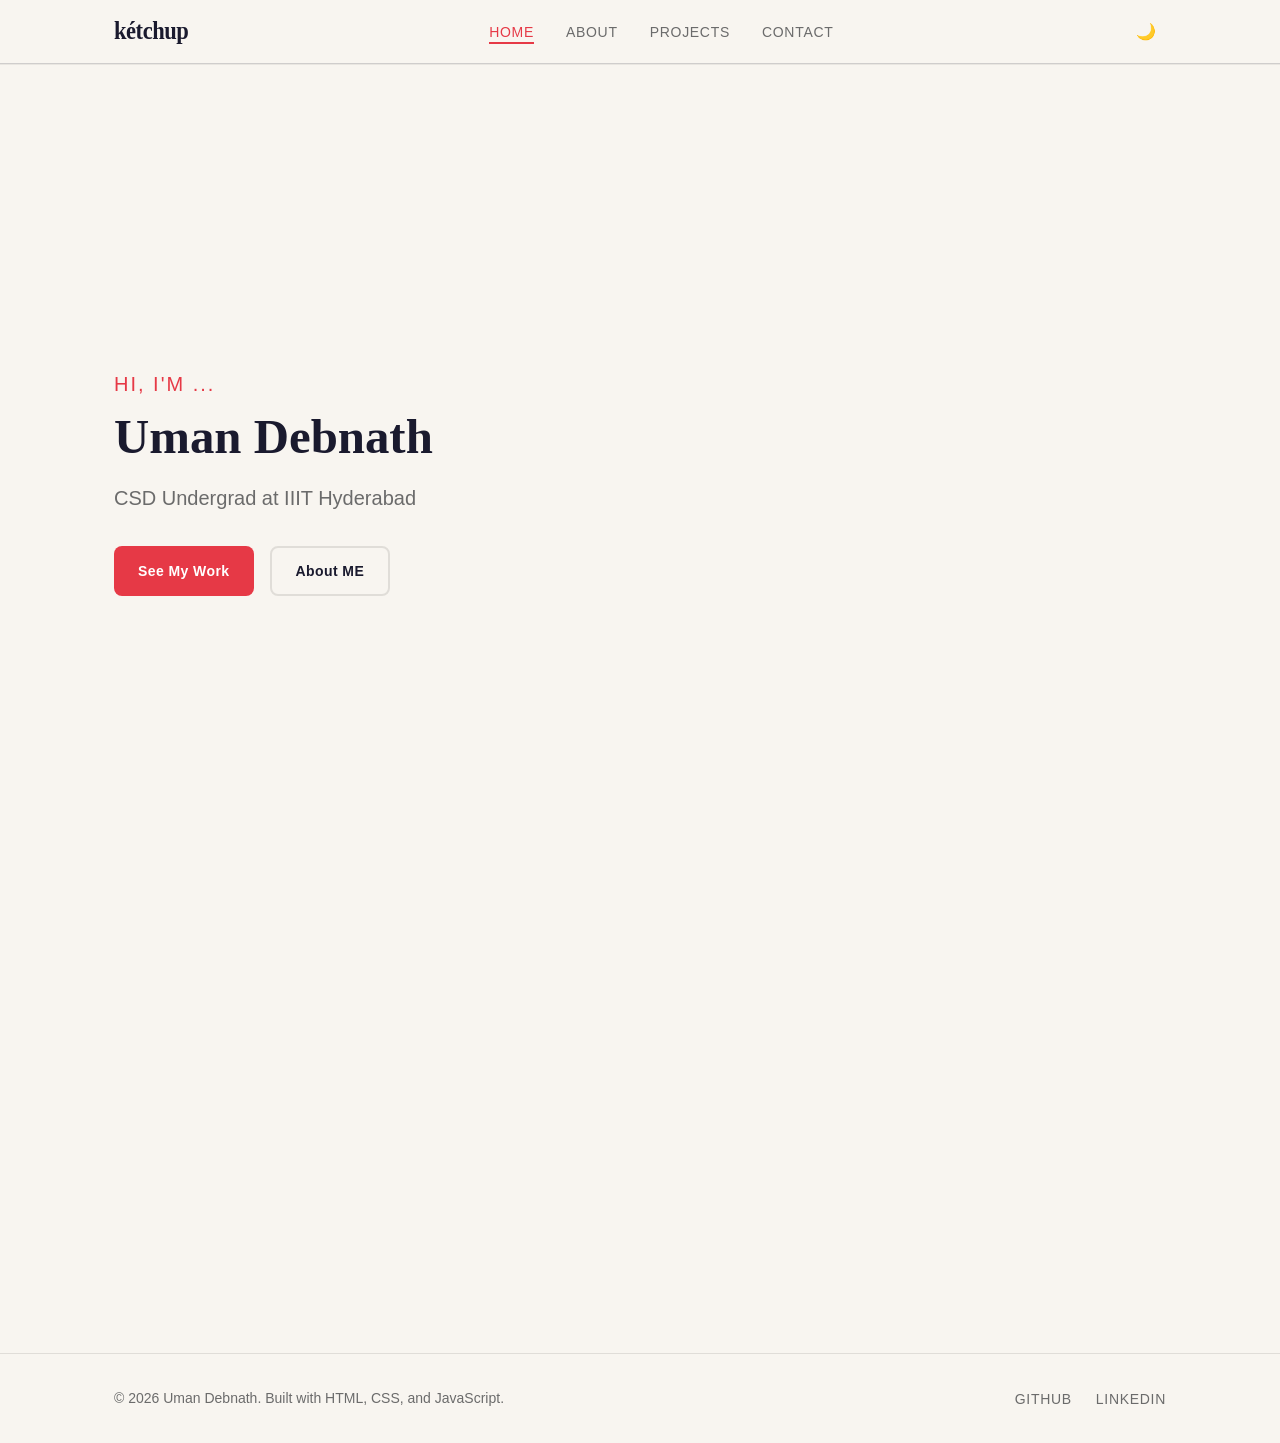
<file: index.html>
<!DOCTYPE html>

<html lang = "en">

<head>

    <meta charset = "UTF-8">

    <meta name = "viewport" content = "width=device-width, initial-scale=1.0">

    <meta http-equiv="Content-Security-Policy" content="default-src 'self'; script-src 'self'; style-src 'self' https://fonts.googleapis.com; font-src 'self' https://fonts.gstatic.com data:; img-src 'self' data:; connect-src 'self' https://fonts.googleapis.com https://fonts.gstatic.com; object-src 'none'; base-uri 'none'; form-action 'self'; require-trusted-types-for 'script';">

    <meta name = "description" content = "Portfolio Website of Uman Debnath -- CS Undergrad at IIIT Hyderabad">

    <title> Uman Debnath | Portfolio </title>

    <link rel="preconnect" href="https://fonts.googleapis.com">
    <link rel="preconnect" href="https://fonts.gstatic.com" crossorigin>
    <link href="https://fonts.googleapis.com/css2?family=Bitcount+Grid+Double:wght@400;700&family=Delius&display=swap" rel="stylesheet">
    <link rel="stylesheet" href = "css/styles.css">

</head>


<body>

    <header>

        <div class = "header__inner">

            <a href = "index.html" class = "logo" aria-label = "Uman Debnath - Home">
                kétchup
            </a>

            <nav aria-label = "Main navigation">

                <ul>

                    <li><a href = "index.html" aria-current = "page">Home</a></li>
                    <li><a href = "about.html">About</a> </li>
                    <li><a href = "projects.html">Projects</a> </li>
                    <li><a href = "contact.html">Contact</a> </li>
                </ul>
            </nav>

            <button
                id = "theme-toggle"
                aria-label = "Switch to dark theme"
                aria-pressed = "false"
            >
                🌙
            </button>


        </div>
    </header>

    <main>

        <section class = "hero" aria-labelledby = "hero-heading">

            <div class = "hero__content">

                <p class =  "hero__greeting animate-stagger-1">
                    Hi, I'm ... 
                </p>

                <h1 id = "hero-heading" class = "hero__name animate-stagger-2">

                    Uman Debnath
                </h1>

                <p class = "hero__tagline animate-stagger-3">

                    <span class = "typed-target">CSD Undergrad at IIIT Hyderabad</span>
                </p>

                <div class = "hero__cta animate-stagger-3">

                    <a href = "projects.html" class = "btn btn--primary">See My Work</a>
                    <a href = "about.html" class = "btn btn--secondary">About ME</a>
                </div>
            </div>

        </section>

        <section class = "highlights scroll-reveal" aria-labelledby = "highlights-heading">

            <h2 id = "highlights-heading">My Skills</h2>

            <div class = "highlights__grid">

                <article class="highlight-card">

                    <h3>Bash</h3>
                    <p>I can write small bash scripts to automate trivial and sometimes troublesome tasks on my pc</p>

                </article>

                <article class="highlight-card">
                    <h3>Python</h3>
                    <p>I have basic proficiency in writing python programs, willing to take that prowess forward to cp</p>
                </article>
                
                <article class="highlight-card">
                    <h3>Javascript</h3>
                    <p>Just starting out!!!</p>
                </article>
            </div>

        </section>

    </main>


    <footer>

        <div class="footer__inner">
            <p>© 2026 Uman Debnath. Built with HTML, CSS, and JavaScript.</p>
 
            <nav aria-label="Social links">

                <ul>
                    <li>
                        <a href="https://github.com/ketc8up" target="_blank" rel="noopener noreferrer">

                            GitHub
                        
                        </a>
                    </li>

                    <li>
                        <a href="https://linkedin.com/in/uman-debnath-99292a1b2/" target="_blank" rel="noopener noreferrer">
                        LinkedIn
                        </a>
                    </li>
                </ul>
            </nav>
        </div>

    </footer>

    <script src="js/main.js"></script>
    
</body>



</html>
</file>
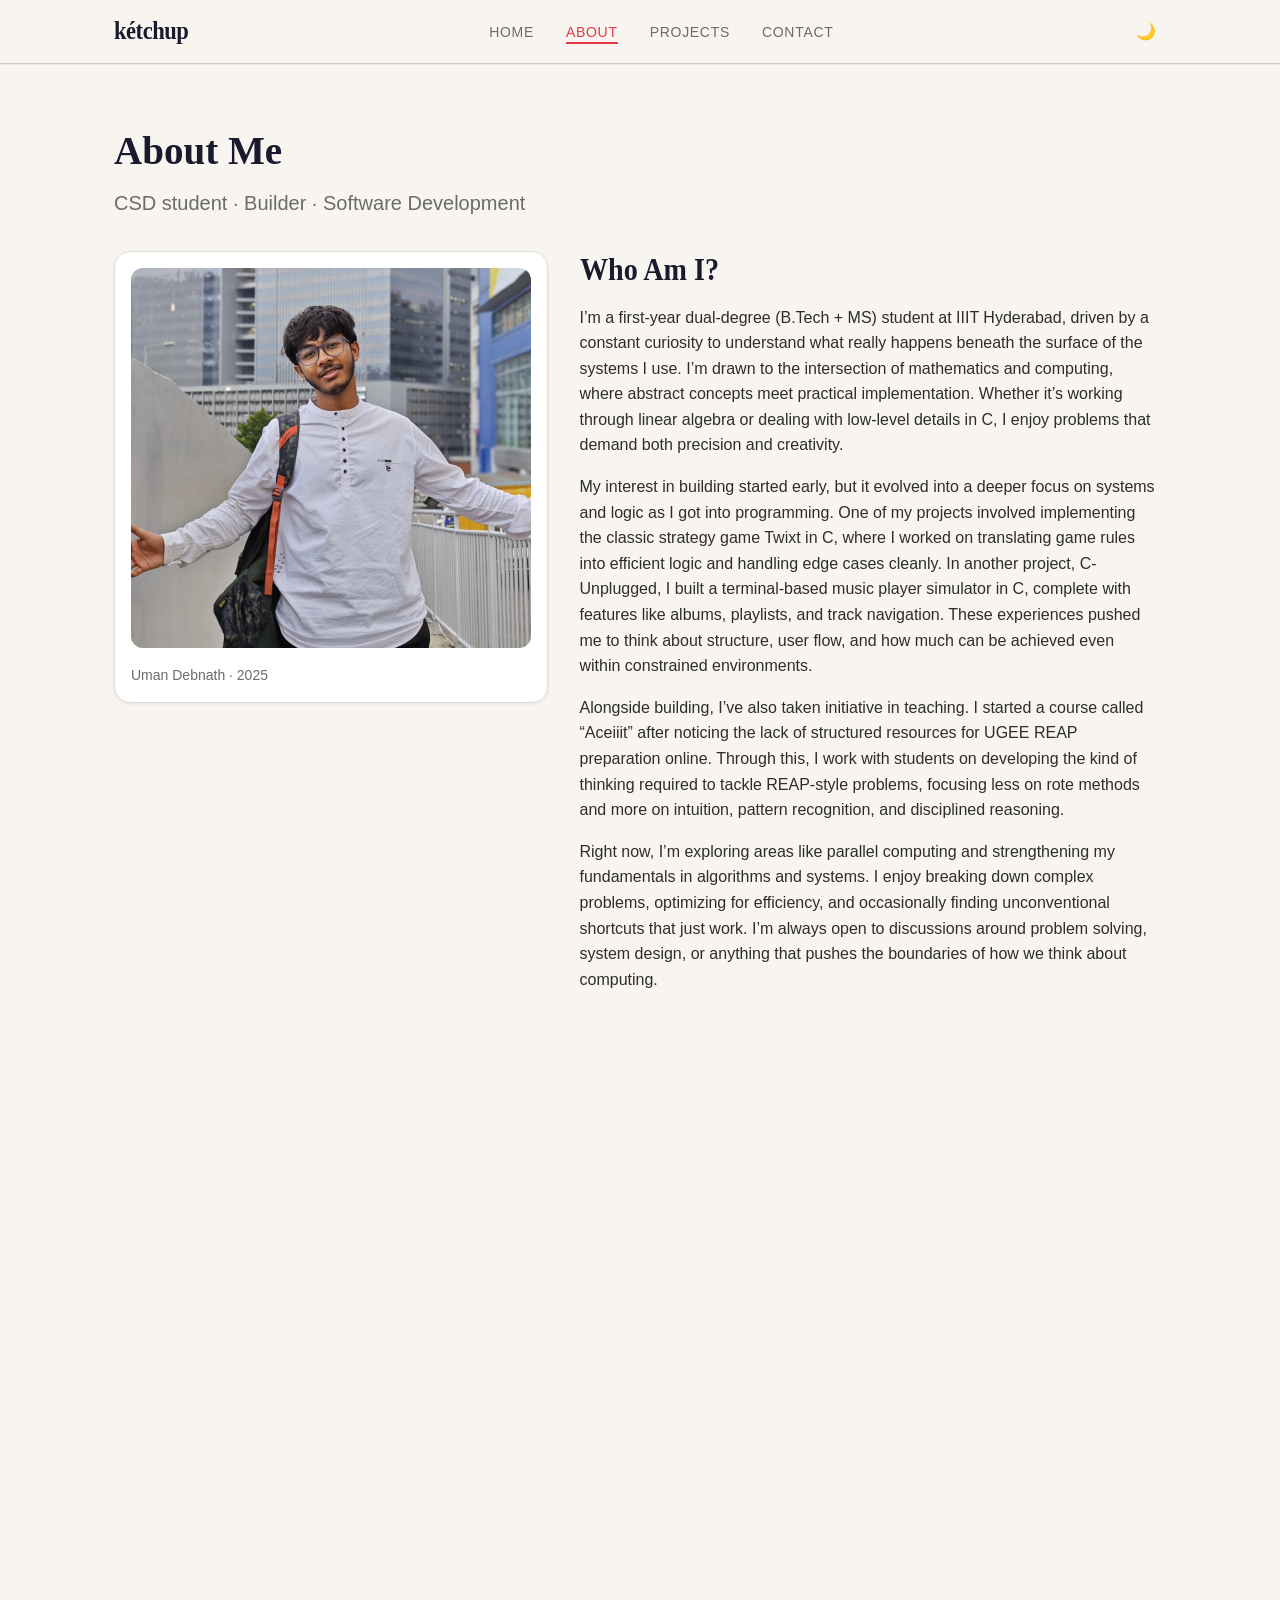
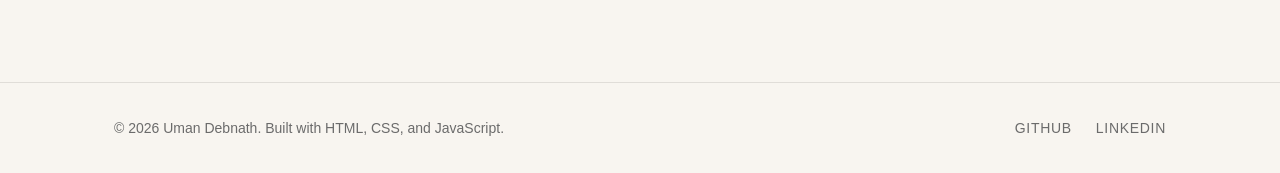
<file: about.html>
<!DOCTYPE html>
<html lang="en">
<head>
  <meta charset="UTF-8">
  <meta name="viewport" content="width=device-width, initial-scale=1.0">
  <meta http-equiv="Content-Security-Policy" content="default-src 'self'; script-src 'self'; style-src 'self' https://fonts.googleapis.com; font-src 'self' https://fonts.gstatic.com data:; img-src 'self' data:; connect-src 'self' https://fonts.googleapis.com https://fonts.gstatic.com; object-src 'none'; base-uri 'none'; form-action 'self'; require-trusted-types-for 'script';">
  <meta name="description" content="About Uman Debnath — CS student at IIIT Hyderabad, my journey, skills, and milestones.">
  <title>About — Uman Debnath</title>
  <link rel="preconnect" href="https://fonts.googleapis.com">
  <link rel="preconnect" href="https://fonts.gstatic.com" crossorigin>
  <link href="https://fonts.googleapis.com/css2?family=Bitcount+Grid+Double:wght@400;700&family=Delius&display=swap" rel="stylesheet">
  <link rel="stylesheet" href="css/styles.css">
</head>

<body>

  <header>
    <div class="header__inner">
      <a href="index.html" class="logo" aria-label="Uman Debnath — Home">
        kétchup
      </a>

      <nav aria-label="Main navigation">
        <ul>
          <li><a href="index.html">Home</a></li>
          <li><a href="about.html" aria-current="page">About</a></li>
          <li><a href="projects.html">Projects</a></li>
          <li><a href="contact.html">Contact</a></li>
        </ul>
      </nav>

      <button
        id="theme-toggle"
        aria-label="Switch to dark theme"
        aria-pressed="false"
      >
        🌙
      </button>
    </div>
  </header>

  <main>

    <section class="page-hero" aria-labelledby="about-heading">
      <div class="container">
        <h1 id="about-heading" class="animate-stagger-1">
          About Me
        </h1>

        <p class="page-hero__subtitle animate-stagger-2">
          CSD student · Builder · Software Development
        </p>
      </div>
    </section>

    <section class="about-intro scroll-reveal" aria-labelledby="statement-heading">
      <div class="container">
        <div class="about-intro__layout">

          <div class="about-intro__photo">
            <figure>
              <img
                src="images/pfp.jpg"
                alt="My photo >>"
                width="380"
                height="380"
                class="about-photo"
              >

              <figcaption>
                Uman Debnath · 2025
              </figcaption>
            </figure>
          </div>

          <div class="about-intro__text">
            <h2 id="statement-heading">Who Am I?</h2>

            <p>
              I’m a first-year dual-degree (B.Tech + MS) student at IIIT Hyderabad, driven by a constant curiosity to understand what really happens beneath the surface of the systems I use. I’m drawn to the intersection of mathematics and computing, where abstract concepts meet practical implementation. Whether it’s working through linear algebra or dealing with low-level details in C, I enjoy problems that demand both precision and creativity.
            </p>

            <p>
              My interest in building started early, but it evolved into a deeper focus on systems and logic as I got into programming. One of my projects involved implementing the classic strategy game Twixt in C, where I worked on translating game rules into efficient logic and handling edge cases cleanly. In another project, C-Unplugged, I built a terminal-based music player simulator in C, complete with features like albums, playlists, and track navigation. These experiences pushed me to think about structure, user flow, and how much can be achieved even within constrained environments.
            </p>

            <p>
              Alongside building, I’ve also taken initiative in teaching. I started a course called “Aceiiit” after noticing the lack of structured resources for UGEЕ REAP preparation online. Through this, I work with students on developing the kind of thinking required to tackle REAP-style problems, focusing less on rote methods and more on intuition, pattern recognition, and disciplined reasoning.
            </p>

            <p>
              Right now, I’m exploring areas like parallel computing and strengthening my fundamentals in algorithms and systems. I enjoy breaking down complex problems, optimizing for efficiency, and occasionally finding unconventional shortcuts that just work. I’m always open to discussions around problem solving, system design, or anything that pushes the boundaries of how we think about computing.
            </p>
          </div>

        </div>
      </div>
    </section>

    <section class="about-skills scroll-reveal" aria-labelledby="skills-heading">
      <div class="container">

        <h2 id="skills-heading" class="sr-only">What I Work With</h2>


      </div>
    </section>

    <section class="about-timeline scroll-reveal" aria-labelledby="timeline-heading">
      <div class="container">

        <h2 id="timeline-heading">Some Milestones</h2>

        <ul id="timeline" class="timeline">

          <li class="timeline__item" data-index="0">
            <button
              class="timeline__trigger"
              aria-expanded="false"
              aria-controls="timeline-panel-0"
            >
              <span class="timeline__year">2026</span>
              <span class="timeline__title">Started AceIIIT</span>
              <span class="timeline__icon" aria-hidden="true"></span>
            </button>

            <div class="timeline__panel" id="timeline-panel-0">
              <p class="timeline__detail">
                Me and my friends came up with the idea of helping students preparing for ugee very randomly,
                so we thought we would release a course where we teach them to think through the kind of problems 
                asked in ugee, especially in the reap section. 
              </p>
            </div>
          </li>

          <li class="timeline__item" data-index="1">
            <button
              class="timeline__trigger"
              aria-expanded="false"
              aria-controls="timeline-panel-1"
            >
              <span class="timeline__year">2025</span>
              <span class="timeline__title">AIR 2 in UGEE</span>
              <span class="timeline__icon" aria-hidden="true"></span>
            </button>

            <div class="timeline__panel" id="timeline-panel-1">
              <p class="timeline__detail">
                Joined IIIT Hyderabad with an All India Rank 2 in UGEE 2025!
              </p>
            </div>
          </li>

          <li class="timeline__item" data-index="2">
            <button
              class="timeline__trigger"
              aria-expanded="false"
              aria-controls="timeline-panel-2"
            >
              <span class="timeline__year">2024</span>
              <span class="timeline__title">Cleared NSEC</span>
              <span class="timeline__icon" aria-hidden="true"></span>
            </button>

            <div class="timeline__panel" id="timeline-panel-2">
              <p class="timeline__detail">
                Qualified National Standard Examination in Chemistry (NSEP) with a score of 89, placing me among the top 359 candidates who appeared for
                Indian National Chemistry Olmpiad (INChO) 2025
              </p>
            </div>
          </li>

          <li class="timeline__item" data-index="3">
            <button
              class="timeline__trigger"
              aria-expanded="false"
              aria-controls="timeline-panel-3"
            >
              <span class="timeline__year">2023</span>
              <span class="timeline__title">Passed 10th</span>
              <span class="timeline__icon" aria-hidden="true"></span>
            </button>

            <div class="timeline__panel" id="timeline-panel-3">
              <p class="timeline__detail">
                Passed class 10 with 99.2%
              </p>
            </div>
          </li>

          <li class="timeline__item" data-index="4">
            <button
              class="timeline__trigger"
              aria-expanded="false"
              aria-controls="timeline-panel-4"
            >
              <span class="timeline__year">2015</span>
              <span class="timeline__title">Joined middle school</span>
              <span class="timeline__icon" aria-hidden="true"></span>
            </button>

            <div class="timeline__panel" id="timeline-panel-4">
              <p class="timeline__detail">
                This is when I started studying at Ramakrishna Mission Vidyalaya, Vivekanagar
              </p>
            </div>
          </li>

        </ul>

      </div>
    </section>

  </main>

  <footer>
    <div class="footer__inner">
      <p>© 2026 Uman Debnath. Built with HTML, CSS, and JavaScript.</p>

      <nav aria-label="Social links">
        <ul>
          <li>
            <a href="https://github.com/ketc8up" target="_blank" rel="noopener noreferrer">
              GitHub
            </a>
          </li>
          <li>
            <a href="https://linkedin.com/in/uman-debnath-99292a1b2/" target="_blank" rel="noopener noreferrer">
              LinkedIn
            </a>
          </li>
        </ul>
      </nav>
    </div>
  </footer>

  <script src="js/main.js"></script>

  <script type="module" src="js/about.js"></script>

</body>
</html>
</file>
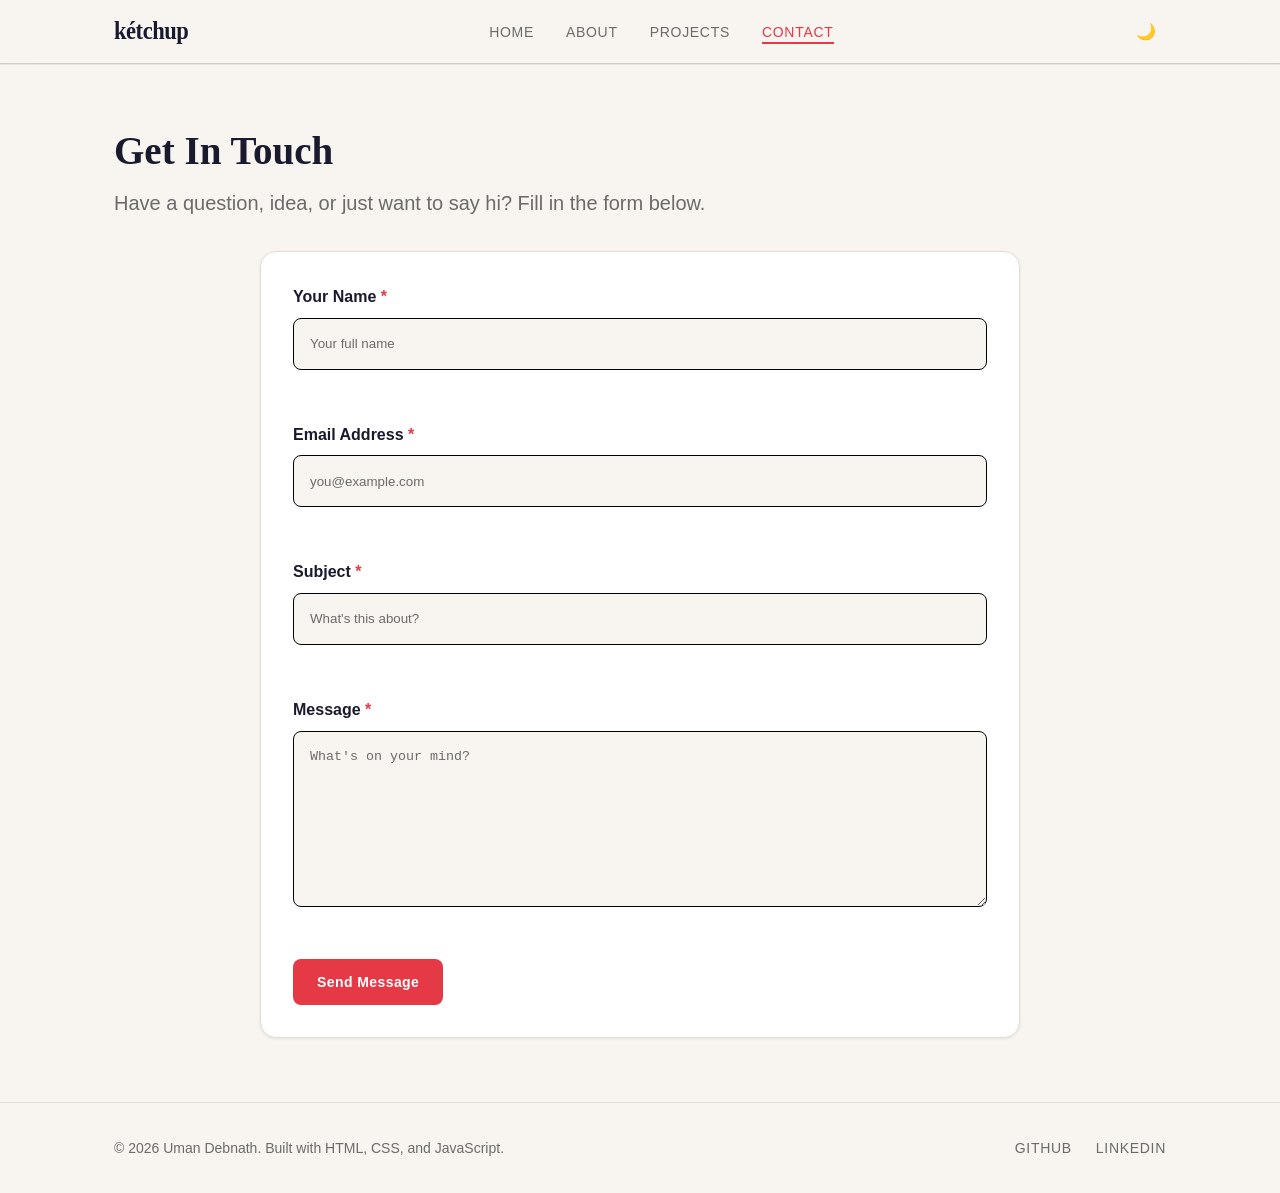
<file: contact.html>
<!DOCTYPE html>
<html lang="en">

<head>
  <meta charset="UTF-8">
  <meta name="viewport" content="width=device-width, initial-scale=1.0">
  <meta http-equiv="Content-Security-Policy" content="default-src 'self'; script-src 'self'; style-src 'self' https://fonts.googleapis.com; font-src 'self' https://fonts.gstatic.com data:; img-src 'self' data:; connect-src 'self' https://fonts.googleapis.com https://fonts.gstatic.com; object-src 'none'; base-uri 'none'; form-action 'self'; require-trusted-types-for 'script';">
  <meta name="description" content="Contact Uman — reach out for collaborations, questions, or just to say hello.">
  <title>Contact — Uman Debnath</title>
  <link rel="preconnect" href="https://fonts.googleapis.com">
  <link rel="preconnect" href="https://fonts.gstatic.com" crossorigin>
  <link href="https://fonts.googleapis.com/css2?family=Bitcount+Grid+Double:wght@400;700&family=Delius&display=swap" rel="stylesheet">
  <link rel="stylesheet" href="css/styles.css">
</head>

<body>

  <header>
    <div class="header__inner">

      <a href="index.html" class="logo" aria-label="Uman Debnath — Home">kétchup</a>

      <nav aria-label="Main navigation">
        <ul>
          <li><a href="index.html">Home</a></li>
          <li><a href="about.html">About</a></li>
          <li><a href="projects.html">Projects</a></li>
          <li><a href="contact.html" aria-current="page">Contact</a></li>
        </ul>
      </nav>

      <button id="theme-toggle" aria-label="Switch to dark theme" aria-pressed="false">
        🌙
      </button>

    </div>
  </header>

  <main>

    <section class="page-hero" aria-labelledby="contact-heading">
      <div class="container">

        <h1 id="contact-heading" class="animate-stagger-1">Get In Touch</h1>

        <p class="page-hero__subtitle animate-stagger-2">
          Have a question, idea, or just want to say hi? Fill in the form below.
        </p>

      </div>
    </section>

    <section class="contact-section scroll-reveal" aria-labelledby="contact-heading">
      <div class="container">

        <div class="contact__form-wrapper">

            <form
              id="contact-form"
              class="contact-form"
              novalidate
            >

              <div class="form__group">

                <label for="name" class="form__label">
                  Your Name
                  <span class="form__required" aria-hidden="true">*</span>
                </label>

                <input
                  type="text"
                  id="name"
                  name="name"
                  class="form__input"
                  autocomplete="name"
                  aria-required="true"
                  aria-describedby="name-error"
                  placeholder="Your full name"
                >

                <span
                  id="name-error"
                  class="form__error"
                  role="alert"
                  aria-live="polite"
                ></span>

              </div>

              <div class="form__group">

                <label for="email" class="form__label">
                  Email Address
                  <span class="form__required" aria-hidden="true">*</span>
                </label>

                <input
                  type="email"
                  id="email"
                  name="email"
                  class="form__input"
                  autocomplete="email"
                  aria-required="true"
                  aria-describedby="email-error"
                  placeholder="you@example.com"
                >

                <span id="email-error" class="form__error" role="alert" aria-live="polite"></span>

              </div>

              <div class="form__group">

                <label for="subject" class="form__label">
                  Subject
                  <span class="form__required" aria-hidden="true">*</span>
                </label>

                <input
                  type="text"
                  id="subject"
                  name="subject"
                  class="form__input"
                  aria-required="true"
                  aria-describedby="subject-error"
                  placeholder="What's this about?"
                >

                <span id="subject-error" class="form__error" role="alert" aria-live="polite"></span>

              </div>

              <div class="form__group">

                <label for="message" class="form__label">
                  Message
                  <span class="form__required" aria-hidden="true">*</span>
                </label>

                <textarea
                  id="message"
                  name="message"
                  class="form__input form__textarea"
                  rows="5"
                  aria-required="true"
                  aria-describedby="message-error"
                  placeholder="What's on your mind?"
                ></textarea>

                <span id="message-error" class="form__error" role="alert" aria-live="polite"></span>

              </div>

              <div class="form__actions">

                <button
                  type="submit"
                  id="submit-btn"
                  class="btn btn--primary"
                >
                  Send Message
                </button>

              </div>

            </form>

            <div
              id="contact-success"
              class="contact__success"
              role="status"
              aria-live="polite"
              hidden
            >

              <div class="contact__success-icon" aria-hidden="true">
                ✓
              </div>

              <h2 class="contact__success-title">Message Sent!</h2>

              <p class="contact__success-body">
                Thanks for reaching out. I'll get back to you soon.
              </p>

              <button
                id="reset-btn"
                class="btn btn--secondary"
                type="button"
              >
                Send Another Message
              </button>

            </div>

        </div>

      </div>
    </section>

  </main>

  <footer>
    <div class="footer__inner">
      <p>© 2026 Uman Debnath. Built with HTML, CSS, and JavaScript.</p>

      <nav aria-label="Social links">
        <ul>
          <li>
            <a href="https://github.com/ketc8up" target="_blank" rel="noopener noreferrer">
              GitHub
            </a>
          </li>
          <li>
            <a href="https://linkedin.com/in/uman-debnath-99292a1b2/" target="_blank" rel="noopener noreferrer">
              LinkedIn
            </a>
          </li>
        </ul>
      </nav>
    </div>
  </footer>

  <script src="js/main.js"></script>
  <script src="js/contact.js"></script>

</body>
</html>
</file>
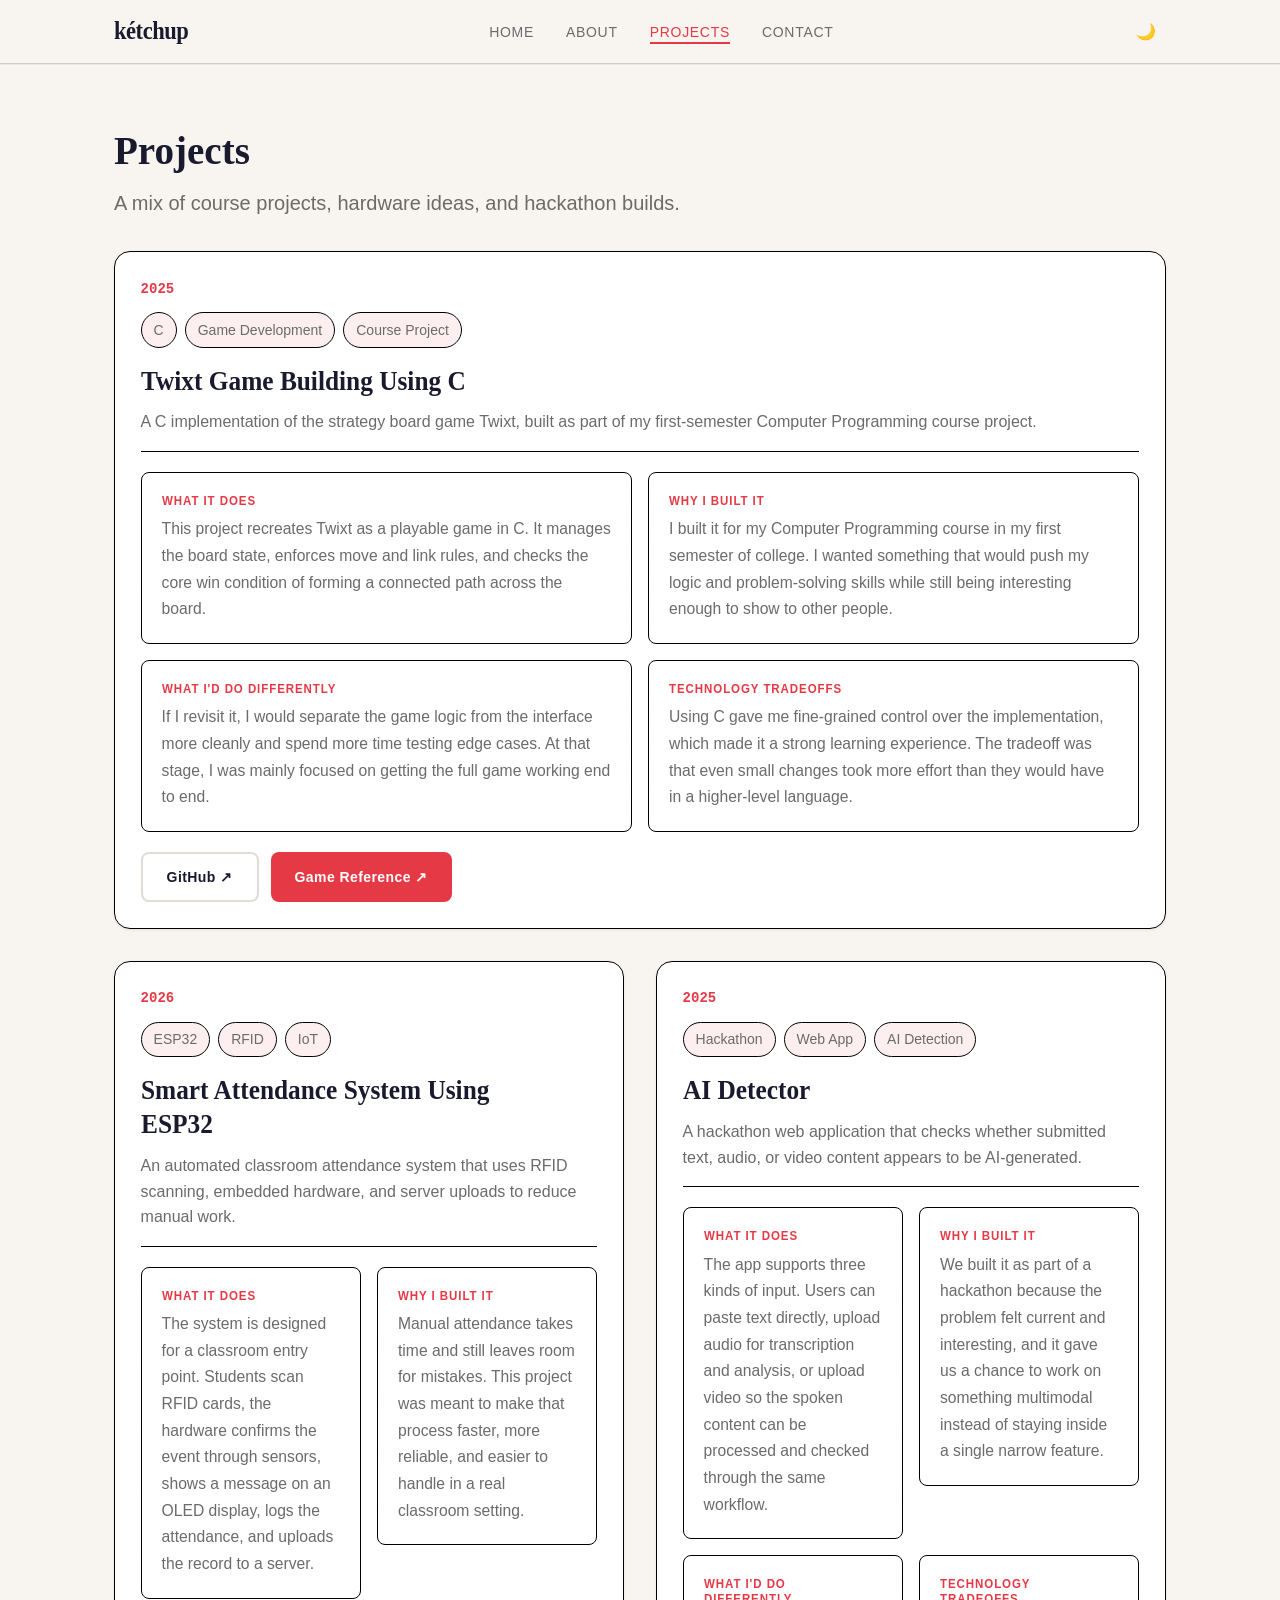
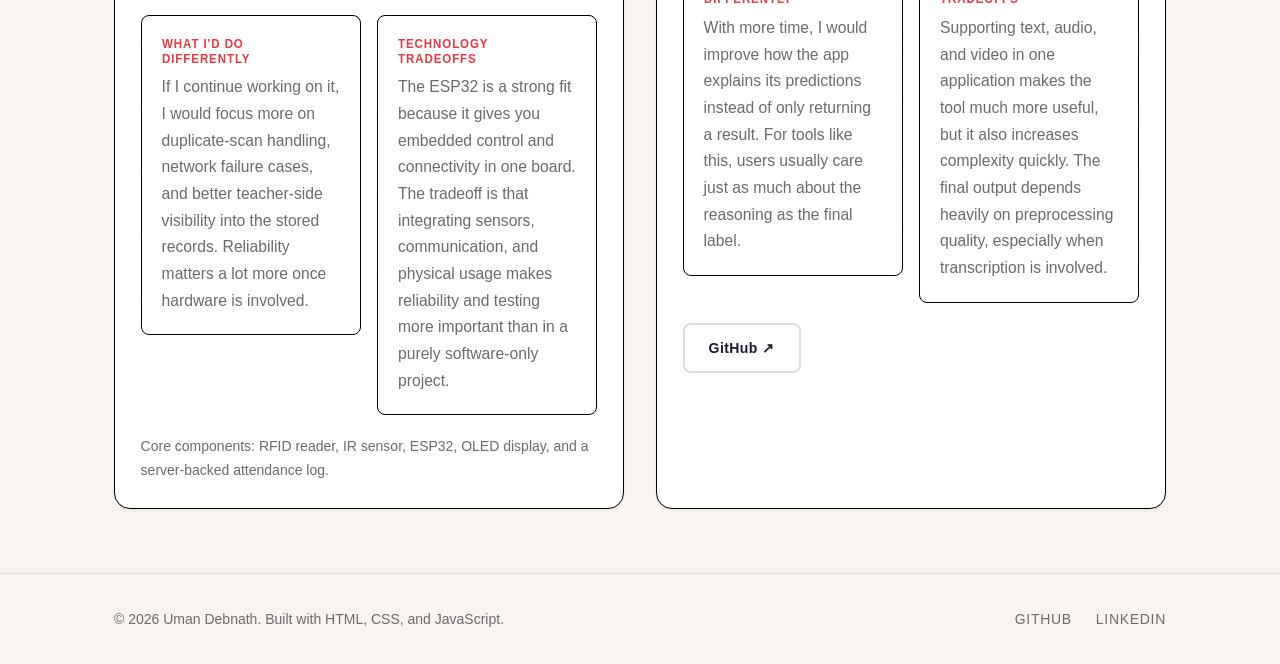
<file: projects.html>
<!DOCTYPE html>
<html lang="en">

<head>
  <meta charset="UTF-8">
  <meta name="viewport" content="width=device-width, initial-scale=1.0">
  <meta http-equiv="Content-Security-Policy" content="default-src 'self'; script-src 'self'; style-src 'self' https://fonts.googleapis.com; font-src 'self' https://fonts.gstatic.com data:; img-src 'self' data:; connect-src 'self' https://fonts.googleapis.com https://fonts.gstatic.com; object-src 'none'; base-uri 'none'; form-action 'self'; require-trusted-types-for 'script';">
  <meta name="description" content="A mix of software, embedded systems, and hackathon projects built during college.">
  <title>Projects - Uman Debnath</title>
  <link rel="preconnect" href="https://fonts.googleapis.com">
  <link rel="preconnect" href="https://fonts.gstatic.com" crossorigin>
  <link href="https://fonts.googleapis.com/css2?family=Bitcount+Grid+Double:wght@400;700&family=Delius&display=swap" rel="stylesheet">
  <link rel="stylesheet" href="css/styles.css">
</head>

<body>

  <header>
    <div class="header__inner">

      <a href="index.html" class="logo" aria-label="Uman Debnath — Home">kétchup</a>

      <nav aria-label="Main navigation">
        <ul>
          <li><a href="index.html">Home</a></li>
          <li><a href="about.html">About</a></li>
          <li><a href="projects.html" aria-current="page">Projects</a></li>
          <li><a href="contact.html">Contact</a></li>
        </ul>
      </nav>

      <button id="theme-toggle" aria-label="Switch to dark theme" aria-pressed="false">
        🌙
      </button>

    </div>
  </header>

  <main>

    <section class="page-hero" aria-labelledby="projects-heading">
      <div class="container">

        <h1 id="projects-heading" class="animate-stagger-1">
          Projects
        </h1>

        <p class="page-hero__subtitle animate-stagger-2">
          A mix of course projects, hardware ideas, and hackathon builds.
        </p>

      </div>
    </section>

    <section class="projects-section scroll-reveal" aria-labelledby="projects-list-heading">
      <div class="container">

        <h2 id="projects-list-heading" class="sr-only">Project List</h2>

        <div class="projects__grid">

          <article class="project-card project-card--featured">

            <header class="project-card__header">

              <div class="project-card__meta">
                <span class="project-card__year">2025</span>
                <div class="project-card__tags">
                  <span class="tag">C</span>
                  <span class="tag">Game Development</span>
                  <span class="tag">Course Project</span>
                </div>
              </div>

              <h3 class="project-card__title">Twixt Game Building Using C</h3>
              <p class="project-card__subtitle">A C implementation of the strategy board game Twixt, built as part of my first-semester Computer Programming course project.</p>

            </header>

            <div class="project-card__body">

              <section class="project-card__section">
                <h4>What it does</h4>
                <p>This project recreates Twixt as a playable game in C. It manages the board state, enforces move and link rules, and checks the core win condition of forming a connected path across the board.</p>
              </section>

              <section class="project-card__section">
                <h4>Why I built it</h4>
                <p>I built it for my Computer Programming course in my first semester of college. I wanted something that would push my logic and problem-solving skills while still being interesting enough to show to other people.</p>
              </section>

              <section class="project-card__section">
                <h4>What I'd do differently</h4>
                <p>If I revisit it, I would separate the game logic from the interface more cleanly and spend more time testing edge cases. At that stage, I was mainly focused on getting the full game working end to end.</p>
              </section>

              <section class="project-card__section">
                <h4>Technology tradeoffs</h4>
                <p>Using C gave me fine-grained control over the implementation, which made it a strong learning experience. The tradeoff was that even small changes took more effort than they would have in a higher-level language.</p>
              </section>

            </div>

            <footer class="project-card__footer">
              <div class="project-card__links">
                <a
                  href="https://github.com/cpro-iiit/course-project-phase-2-ketc8up"
                  class="btn btn--secondary"
                  target="_blank"
                  rel="noopener noreferrer"
                  aria-label="View Twixt Game Building Using C source code on GitHub"
                >
                  GitHub ↗
                </a>

                <a
                  href="https://twixtlive.com/Play.aspx"
                  class="btn btn--primary"
                  target="_blank"
                  rel="noopener noreferrer"
                  aria-label="View an online reference for the Twixt game"
                >
                  Game Reference ↗
                </a>
              </div>
            </footer>

          </article>

          <article class="project-card">

            <header class="project-card__header">

              <div class="project-card__meta">
                <span class="project-card__year">2026</span>
                <div class="project-card__tags">
                  <span class="tag">ESP32</span>
                  <span class="tag">RFID</span>
                  <span class="tag">IoT</span>
                </div>
              </div>

              <h3 class="project-card__title">Smart Attendance System Using ESP32</h3>
              <p class="project-card__subtitle">An automated classroom attendance system that uses RFID scanning, embedded hardware, and server uploads to reduce manual work.</p>

            </header>

            <div class="project-card__body">

              <section class="project-card__section">
                <h4>What it does</h4>
                <p>The system is designed for a classroom entry point. Students scan RFID cards, the hardware confirms the event through sensors, shows a message on an OLED display, logs the attendance, and uploads the record to a server.</p>
              </section>

              <section class="project-card__section">
                <h4>Why I built it</h4>
                <p>Manual attendance takes time and still leaves room for mistakes. This project was meant to make that process faster, more reliable, and easier to handle in a real classroom setting.</p>
              </section>

              <section class="project-card__section">
                <h4>What I'd do differently</h4>
                <p>If I continue working on it, I would focus more on duplicate-scan handling, network failure cases, and better teacher-side visibility into the stored records. Reliability matters a lot more once hardware is involved.</p>
              </section>

              <section class="project-card__section">
                <h4>Technology tradeoffs</h4>
                <p>The ESP32 is a strong fit because it gives you embedded control and connectivity in one board. The tradeoff is that integrating sensors, communication, and physical usage makes reliability and testing more important than in a purely software-only project.</p>
              </section>

            </div>

            <footer class="project-card__footer">
              <p class="project-card__status">Core components: RFID reader, IR sensor, ESP32, OLED display, and a server-backed attendance log.</p>
            </footer>

          </article>

          <article class="project-card">

            <header class="project-card__header">

              <div class="project-card__meta">
                <span class="project-card__year">2025</span>
                <div class="project-card__tags">
                  <span class="tag">Hackathon</span>
                  <span class="tag">Web App</span>
                  <span class="tag">AI Detection</span>
                </div>
              </div>

              <h3 class="project-card__title">AI Detector</h3>
              <p class="project-card__subtitle">A hackathon web application that checks whether submitted text, audio, or video content appears to be AI-generated.</p>

            </header>

            <div class="project-card__body">

              <section class="project-card__section">
                <h4>What it does</h4>
                <p>The app supports three kinds of input. Users can paste text directly, upload audio for transcription and analysis, or upload video so the spoken content can be processed and checked through the same workflow.</p>
              </section>

              <section class="project-card__section">
                <h4>Why I built it</h4>
                <p>We built it as part of a hackathon because the problem felt current and interesting, and it gave us a chance to work on something multimodal instead of staying inside a single narrow feature.</p>
              </section>

              <section class="project-card__section">
                <h4>What I'd do differently</h4>
                <p>With more time, I would improve how the app explains its predictions instead of only returning a result. For tools like this, users usually care just as much about the reasoning as the final label.</p>
              </section>

              <section class="project-card__section">
                <h4>Technology tradeoffs</h4>
                <p>Supporting text, audio, and video in one application makes the tool much more useful, but it also increases complexity quickly. The final output depends heavily on preprocessing quality, especially when transcription is involved.</p>
              </section>

            </div>

            <footer class="project-card__footer">
              <div class="project-card__links">
                <a
                  href="https://github.com/build2break-25/build2break-25-masterc-h-oders"
                  class="btn btn--secondary"
                  target="_blank"
                  rel="noopener noreferrer"
                  aria-label="View AI Detector source code on GitHub"
                >
                  GitHub ↗
                </a>
              </div>
            </footer>

          </article>

        </div>

      </div>
    </section>

  </main>

  <footer>
    <div class="footer__inner">
      <p>© 2026 Uman Debnath. Built with HTML, CSS, and JavaScript.</p>

      <nav aria-label="Social links">
        <ul>
          <li>
            <a href="https://github.com/ketc8up" target="_blank" rel="noopener noreferrer">
              GitHub
            </a>
          </li>
          <li>
            <a href="https://linkedin.com/in/uman-debnath-99292a1b2/" target="_blank" rel="noopener noreferrer">
              LinkedIn
            </a>
          </li>
        </ul>
      </nav>
    </div>
  </footer>

  <script src="js/main.js"></script>

</body>
</html>
</file>
<file: css/styles.css>
:root {
  --color-bg-light: #f8f5f0;
  --color-surface-light: #ffffff;
  --color-primary-light: #1a1a2e;
  --color-accent-light: #e63946;
  --color-text-light: #2d2d2d;
  --color-text-muted-light: #6b6b6b;
  --color-border-light: #e0ddd8;
  --color-nav-bg-light: rgba(248, 245, 240, 0.92);
  --color-header-divider-light: rgba(26, 26, 46, 0.18);

  --color-bg-dark: #0f0f1a;
  --color-surface-dark: #1a1a2e;
  --color-primary-dark: #f0ede8;
  --color-accent-dark: #ff6b6b;
  --color-text-dark: #e8e5e0;
  --color-text-muted-dark: #9e9e9e;
  --color-border-dark: #2d2d44;
  --color-nav-bg-dark: rgba(15, 15, 26, 0.92);
  --color-header-divider-dark: rgba(240, 237, 232, 0.2);

  --color-bg: var(--color-bg-light);
  --color-surface: var(--color-surface-light);
  --color-primary: var(--color-primary-light);
  --color-accent: var(--color-accent-light);
  --color-text: var(--color-text-light);
  --color-text-muted: var(--color-text-muted-light);
  --color-border: var(--color-border-light);
  --color-nav-bg: var(--color-nav-bg-light);
  --color-header-divider: var(--color-header-divider-light);
  --color-strong-border: #000000;
  --color-button-primary-text: #ffffff;
  --color-transparent: transparent;
  --color-tag-bg-light: rgba(230, 57, 70, 0.08);
  --color-tag-bg-dark: rgba(255, 107, 107, 0.12);
  --color-tag-bg: var(--color-tag-bg-light);
  --color-success-bg: rgba(230, 57, 70, 0.1);

  --size-sm: 0.875rem;
  --size-md: 1rem;
  --size-lg: 1.25rem;
  --size-xl: 1.563rem;
  --size-2xl: 1.953rem;
  --size-3xl: 2.441rem;
  --size-4xl: 3.052rem;

  --space-1: 0.25rem;
  --space-2: 0.5rem;
  --space-3: 0.75rem;
  --space-4: 1rem;
  --space-6: 1.5rem;
  --space-8: 2rem;
  --space-12: 3rem;
  --space-16: 4rem;
  --space-24: 6rem;

  --font-display: 'Bitcount Grid Double', serif;
  --font-body: 'Delius', sans-serif;
  --font-mono: 'JetBrains Mono', 'Fira Code', monospace;

  --leading-tight: 1.2;
  --leading-normal: 1.6;
  --leading-loose: 1.8;

  --radius-sm: 4px;
  --radius-md: 8px;
  --radius-lg: 16px;
  --radius-full: 9999px;

  --shadow-sm: 0 1px 3px rgba(0,0,0,0.08);
  --shadow-md: 0 4px 12px rgba(0,0,0,0.10);
  --shadow-lg: 0 8px 30px rgba(0,0,0,0.12);
  --shadow-header-divider: 0 1px 0 rgba(0, 0, 0, 0.06);
  --shadow-btn-primary-hover: 0 4px 16px rgba(230, 57, 70, 0.35);

  --background-about-photo:
    radial-gradient(circle at top, rgba(230, 57, 70, 0.12), transparent 50%),
    linear-gradient(135deg, rgba(26, 26, 46, 0.06), transparent 70%);
  --background-project-section-light:
    linear-gradient(180deg, rgba(255, 255, 255, 0.02), transparent);
  --background-project-section-dark:
    linear-gradient(180deg, rgba(255, 255, 255, 0.03), rgba(255, 255, 255, 0.01));
  --background-project-section: var(--background-project-section-light);
  --background-timeline-track:
    linear-gradient(
      to bottom,
      transparent,
      var(--color-border) 10%,
      var(--color-border) 90%,
      transparent
    );

  --transition-fast: 150ms ease;
  --transition-normal: 300ms ease;
  --transition-theme: 400ms ease;

  --max-width: 1100px;
  --header-height: 64px;
}

[data-theme="dark"] {
  --color-bg: var(--color-bg-dark);
  --color-surface: var(--color-surface-dark);
  --color-primary: var(--color-primary-dark);
  --color-accent: var(--color-accent-dark);
  --color-text: var(--color-text-dark);
  --color-text-muted: var(--color-text-muted-dark);
  --color-border: var(--color-border-dark);
  --color-nav-bg: var(--color-nav-bg-dark);
  --color-header-divider: var(--color-header-divider-dark);
  --color-tag-bg: var(--color-tag-bg-dark);
  --background-project-section: var(--background-project-section-dark);
}

.theme-transitions :is(
  body,
  header,
  footer,
  .logo,
  nav a,
  .highlight-card,
  .skill-card,
  .project-card,
  .tag,
  .contact__info,
  .contact__form-wrapper,
  .contact__success,
  .form__input,
  #resume-prompt,
  .timeline__trigger,
  .timeline__detail,
  #theme-toggle
) {
  transition:
    background-color var(--transition-theme),
    color var(--transition-theme),
    border-color var(--transition-theme),
    box-shadow var(--transition-theme);
}

*,
*::before,
*::after {
  box-sizing: border-box;
  margin: 0;
  padding: 0;
}

html {
  scroll-behavior: smooth;
}

body {
  background-color: var(--color-bg);
  color: var(--color-text);
  font-family: var(--font-body);
  font-size: var(--size-md);
  line-height: var(--leading-normal);
  min-height: 100vh;
  display: flex;
  flex-direction: column;
  overflow-x: hidden;
}

img,
video {
  max-width: 100%;
  display: block;
}

ul, ol {
  list-style: none;
}

a {
  color: inherit;
  text-decoration: none;
}

button {
  cursor: pointer;
  border: none;
  background: none;
  font: inherit;
}

h1, h2, h3, h4, h5, h6 {
  font-family: var(--font-display);
  font-weight: 700;
  line-height: var(--leading-tight);
  color: var(--color-primary);
  transform: scaleX(0.9);
  transform-origin: left center;
}

h1 { font-size: var(--size-3xl); }
h2 { font-size: var(--size-2xl); }
h3 { font-size: var(--size-xl); }
h4 { font-size: var(--size-lg); }

p {
  max-width: 65ch;
}

.container {
  width: 100%;
  max-width: var(--max-width);
  margin-inline: auto;
  padding-inline: var(--space-6);
}

main {
  flex: 1;
}

body > header {
  position: sticky;
  top: 0;
  z-index: 100;
  height: var(--header-height);
  background-color: var(--color-nav-bg);
  backdrop-filter: blur(12px);
  border-bottom: 1px solid var(--color-header-divider);
  box-shadow: var(--shadow-header-divider);
}

.header__inner {
  height: 100%;
  display: flex;
  align-items: center;
  justify-content: space-between;
  max-width: var(--max-width);
  margin-inline: auto;
  padding-inline: var(--space-6);
}

.logo {
  display: inline-block;
  font-family: var(--font-display);
  font-size: var(--size-xl);
  font-weight: 700;
  color: var(--color-primary);
  letter-spacing: -0.02em;
  transform: scaleX(0.9);
  transform-origin: left center;
}

nav ul {
  display: flex;
  gap: var(--space-8);
  align-items: center;
}

nav a {
  font-size: var(--size-sm);
  font-weight: 500;
  color: var(--color-text-muted);
  letter-spacing: 0.05em;
  text-transform: uppercase;
  position: relative;
  transition: color var(--transition-fast);
}

nav a::after {
  content: '';
  position: absolute;
  bottom: -4px;
  left: 0;
  width: 100%;
  height: 2px;
  background-color: var(--color-accent);
  transform: scaleX(0);
  transform-origin: right;
  transition: transform 300ms cubic-bezier(0.4, 0, 0.2, 1);
}

nav a:hover {
  color: var(--color-primary);
}

nav a:hover::after {
  transform: scaleX(1);
  transform-origin: left;
}

nav a[aria-current="page"] {
  color: var(--color-accent);
}

nav a[aria-current="page"]::after {
  transform: scaleX(1);
  transform-origin: left;
}

#theme-toggle {
  width: 40px;
  height: 40px;
  border-radius: var(--radius-full);
  display: flex;
  align-items: center;
  justify-content: center;
  color: var(--color-text-muted);
  transition: 
    color var(--transition-fast),
    background-color var(--transition-fast);
}

#theme-toggle:hover {
  color: var(--color-primary);
  background-color: var(--color-border);
}

#theme-toggle:focus-visible {
  outline: 2px solid var(--color-accent);
  outline-offset: 2px;
}

.hero {
  min-height: calc(100vh - var(--header-height));
  display: flex;
  align-items: center;
  padding-block: var(--space-16);
  max-width: var(--max-width);
  margin-inline: auto;
  padding-inline: var(--space-6);
}

.hero__content {
  max-width: 720px;
}

.hero__greeting {
  font-size: var(--size-lg);
  color: var(--color-accent);
  font-weight: 500;
  letter-spacing: 0.1em;
  text-transform: uppercase;
  margin-bottom: var(--space-2);
}

.hero__name {
  font-size: clamp(var(--size-3xl), 6vw, var(--size-4xl));
  margin-bottom: var(--space-4);
}

.hero__tagline {
  font-size: var(--size-lg);
  color: var(--color-text-muted);
  margin-bottom: var(--space-8);
  max-width: 50ch;
}

.hero__cta {
  display: flex;
  gap: var(--space-4);
  flex-wrap: wrap;
}

@keyframes fadeSlideUp {
  from {
    opacity: 0;
    transform: translate3d(0, 18px, 0);
  }
  to {
    opacity: 1;
    transform: translate3d(0, 0, 0);
  }
}

.animate-stagger-1,
.animate-stagger-2,
.animate-stagger-3 {
  animation-name: fadeSlideUp;
  animation-duration: 600ms;
  animation-timing-function: cubic-bezier(0.16, 1, 0.3, 1);
  animation-fill-mode: both;
  backface-visibility: hidden;
  will-change: transform, opacity;
}

.animate-stagger-1 { animation-delay: 100ms; }
.animate-stagger-2 { animation-delay: 250ms; }
.animate-stagger-3 { animation-delay: 400ms; }

.js-enabled .scroll-reveal {
  opacity: 0;
  transform: translate3d(0, 24px, 0);
  transition:
    opacity 500ms cubic-bezier(0.16, 1, 0.3, 1),
    transform 500ms cubic-bezier(0.16, 1, 0.3, 1);
  will-change: transform, opacity;
}

.js-enabled .scroll-reveal.is-visible {
  opacity: 1;
  transform: translate3d(0, 0, 0);
}

.highlights {
  padding-block: var(--space-24);
  max-width: var(--max-width);
  margin-inline: auto;
  padding-inline: var(--space-6);
}

.highlights h2 {
  margin-bottom: var(--space-12);
}

.highlights__grid {
  display: grid;
  grid-template-columns: 1fr;
  gap: var(--space-6);
}

.highlight-card {
  background-color: var(--color-surface);
  border: 1px solid var(--color-border);
  border-radius: var(--radius-lg);
  padding: var(--space-8);
  box-shadow: var(--shadow-sm);
  transition:
    transform var(--transition-normal),
    box-shadow var(--transition-normal);
}

.highlights .highlight-card {
  border-color: var(--color-strong-border);
}

.highlight-card:hover {
  transform: translateY(-4px);
  box-shadow: var(--shadow-md);
}

.highlight-card h3 {
  margin-bottom: var(--space-3);
  color: var(--color-primary);
}

.highlight-card p {
  color: var(--color-text-muted);
  font-size: var(--size-sm);
}

.page-hero {
  padding: var(--space-16) 0 var(--space-8);
}

.page-hero__subtitle {
  margin-top: var(--space-3);
  color: var(--color-text-muted);
  font-size: var(--size-lg);
  max-width: 58ch;
}

.about-intro,
.about-skills,
.about-timeline,
.projects-section,
.contact-section {
  padding-bottom: var(--space-16);
}

.about-intro__layout,
.contact__layout {
  display: grid;
  gap: var(--space-8);
  align-items: start;
}

.about-intro__photo figure,
.skill-card,
.project-card,
.contact__info,
.contact__form-wrapper,
.contact__success {
  background-color: var(--color-surface);
  border: 1px solid var(--color-border);
  border-radius: var(--radius-lg);
  box-shadow: var(--shadow-sm);
}

.about-intro__photo figure {
  padding: var(--space-4);
}

.about-photo {
  width: 100%;
  aspect-ratio: 1;
  object-fit: cover;
  border-radius: calc(var(--radius-lg) - 4px);
  background: var(--background-about-photo);
}

.about-intro__photo figcaption {
  margin-top: var(--space-4);
  color: var(--color-text-muted);
  font-size: var(--size-sm);
}

.about-intro__text,
.contact__info {
  display: grid;
  gap: var(--space-4);
}

.skills__grid {
  display: grid;
  gap: var(--space-6);
  grid-template-columns: repeat(auto-fit, minmax(min(100%, 220px), 1fr));
}

.skill-card,
.project-card,
.contact__info,
.contact__form-wrapper,
.contact__success {
  padding: var(--space-8);
}

.skill-card {
  display: grid;
  gap: var(--space-3);
}

.projects__grid {
  display: grid;
  gap: var(--space-8);
}

.project-card {
  display: flex;
  flex-direction: column;
  gap: var(--space-5, 1.25rem);
  min-width: 0;
  padding: clamp(1.25rem, 2vw, 1.75rem);
}

.project-card--featured {
  background: var(--color-surface);
}

[data-theme="dark"] .project-card--featured {
  background: var(--color-surface);
}

.project-card__header {
  display: block;
  min-width: 0;
  padding-bottom: var(--space-4);
  border-bottom: 1px solid var(--color-border);
}

.project-card__body,
.project-card__footer {
  display: grid;
  gap: var(--space-4);
  min-width: 0;
}

.project-card__meta {
  display: grid;
  gap: var(--space-3);
  justify-items: start;
  margin-bottom: var(--space-4);
}

.project-card__year {
  font-family: var(--font-mono);
  font-size: var(--size-sm);
  font-weight: 600;
  color: var(--color-accent);
}

.project-card__tags {
  display: flex;
  gap: var(--space-2);
  flex-wrap: wrap;
  max-width: 100%;
}

.tag {
  display: inline-flex;
  align-items: center;
  padding: 0.35rem 0.75rem;
  border-radius: var(--radius-full);
  border: 1px solid var(--color-border);
  background-color: var(--color-tag-bg);
  color: var(--color-text-muted);
  font-size: var(--size-sm);
  overflow-wrap: anywhere;
}

.projects-section .project-card,
.projects-section .project-card__header,
.projects-section .project-card__section,
.projects-section .tag {
  border-color: var(--color-strong-border);
}

.project-card__title,
.project-card__subtitle,
.project-card__section p,
.project-card__links a,
.contact__details a {
  overflow-wrap: anywhere;
}

.project-card__subtitle,
.project-card__section p,
.contact__details,
.contact__success-body {
  color: var(--color-text-muted);
}

.project-card__title {
  font-size: clamp(1.5rem, 2.2vw, 2rem);
  line-height: 1.2;
  letter-spacing: 0;
  margin: 0;
}

.project-card__subtitle {
  max-width: none;
  font-size: 1rem;
  line-height: 1.6;
  margin-top: var(--space-3);
  margin-bottom: 0;
}

.project-card__body {
  grid-template-columns: repeat(auto-fit, minmax(220px, 1fr));
  gap: var(--space-4);
  align-items: start;
}

.project-card__section {
  display: grid;
  gap: var(--space-2);
  align-content: start;
  min-width: 0;
  padding: var(--space-5, 1.25rem);
  border: 1px solid var(--color-border);
  border-radius: var(--radius-md);
  background: var(--background-project-section);
}

.project-card__section h4 {
  font-size: 0.8rem;
  font-family: var(--font-body);
  font-weight: 700;
  letter-spacing: 0.08em;
  text-transform: uppercase;
  color: var(--color-accent);
}

.project-card__section p {
  font-size: 0.98rem;
  line-height: 1.7;
}

.project-card__links {
  display: flex;
  gap: var(--space-3);
  flex-wrap: wrap;
}

.project-card__status {
  color: var(--color-text-muted);
  font-size: var(--size-sm);
  line-height: 1.7;
  max-width: none;
}

.contact__details {
  display: grid;
  gap: var(--space-4);
}

.contact__details li {
  display: grid;
  gap: var(--space-1);
}

.contact__details li + li {
  padding-top: var(--space-4);
  border-top: 1px solid var(--color-border);
}

.contact__details strong {
  color: var(--color-primary);
  font-size: var(--size-sm);
  letter-spacing: 0.08em;
  text-transform: uppercase;
}

.contact-form {
  display: grid;
  gap: var(--space-6);
}

.contact-section .contact__form-wrapper {
  width: min(100%, 760px);
  margin-inline: auto;
}

.contact-section .form__input {
  border-color: var(--color-strong-border);
}

.contact-section .form__input:focus-visible {
  outline: 2px solid var(--color-strong-border);
  border-color: var(--color-strong-border);
  box-shadow: none;
}

.contact-section .form__input[aria-invalid="true"] {
  border-color: var(--color-strong-border);
  box-shadow: none;
}

.form__group {
  display: grid;
  gap: var(--space-2);
}

.form__label {
  color: var(--color-primary);
  font-weight: 600;
}

.form__required,
.form__error {
  color: var(--color-accent);
}

.form__input {
  width: 100%;
  border: 1px solid var(--color-border);
  border-radius: var(--radius-md);
  padding: 0.9rem 1rem;
  background-color: var(--color-bg);
  color: var(--color-text);
  line-height: inherit;
}

.form__input::placeholder {
  color: var(--color-text-muted);
}

.form__input:focus-visible {
  outline: 2px solid var(--color-accent);
  outline-offset: 2px;
  border-color: var(--color-transparent);
}

.form__input[aria-invalid="true"] {
  border-color: var(--color-accent);
  box-shadow: 0 0 0 1px var(--color-accent);
}

.form__textarea {
  min-height: 11rem;
  resize: vertical;
}

.form__error {
  min-height: 1.25rem;
  font-size: var(--size-sm);
}

.form__actions {
  display: flex;
  justify-content: flex-start;
}

.contact__success {
  display: grid;
  gap: var(--space-4);
  align-content: start;
}

.contact__success-icon {
  width: 3rem;
  height: 3rem;
  display: grid;
  place-items: center;
  border-radius: var(--radius-full);
  background-color: var(--color-success-bg);
  color: var(--color-accent);
  font-size: 1.25rem;
}

.sr-only {
  position: absolute;
  width: 1px;
  height: 1px;
  padding: 0;
  margin: -1px;
  overflow: hidden;
  clip: rect(0, 0, 0, 0);
  white-space: nowrap;
  border: 0;
}

[hidden] {
  display: none !important;
}

body > footer {
  border-top: 1px solid var(--color-border);
  padding-block: var(--space-8);
}

.footer__inner {
  display: flex;
  justify-content: space-between;
  align-items: center;
  flex-wrap: wrap;
  gap: var(--space-4);
  max-width: var(--max-width);
  margin-inline: auto;
  padding-inline: var(--space-6);
}

body > footer p {
  font-size: var(--size-sm);
  color: var(--color-text-muted);
}

body > footer nav ul {
  display: flex;
  gap: var(--space-6);
}

body > footer nav a {
  font-size: var(--size-sm);
  color: var(--color-text-muted);
  transition: color var(--transition-fast);
}

body > footer nav a:hover {
  color: var(--color-accent);
}

.btn {
  display: inline-flex;
  align-items: center;
  gap: var(--space-2);
  padding: var(--space-3) var(--space-6);
  border-radius: var(--radius-md);
  font-size: var(--size-sm);
  font-weight: 600;
  letter-spacing: 0.03em;
  transition:
    transform var(--transition-fast),
    box-shadow var(--transition-fast),
    background-color var(--transition-fast),
    color var(--transition-fast);
}

.btn:focus-visible {
  outline: 2px solid var(--color-accent);
  outline-offset: 3px;
}

.btn--primary {
  background-color: var(--color-accent);
  color: var(--color-button-primary-text);
}

.btn--primary:hover {
  transform: translateY(-2px);
  box-shadow: var(--shadow-btn-primary-hover);
}

.btn--secondary {
  background-color: var(--color-transparent);
  color: var(--color-primary);
  border: 2px solid var(--color-border);
}

.btn--secondary:hover {
  border-color: var(--color-primary);
  transform: translateY(-2px);
}

@media (min-width: 640px) {
  .highlights__grid {
    grid-template-columns: repeat(2, 1fr);
  }
}

@media (min-width: 768px) {
  .about-intro__layout,
  .contact__layout {
    grid-template-columns: minmax(260px, 0.85fr) minmax(0, 1.15fr);
  }

  .projects__grid {
    grid-template-columns: repeat(2, minmax(0, 1fr));
  }

  .project-card--featured {
    grid-column: 1 / -1;
  }

  .project-card--featured .project-card__body {
    grid-template-columns: repeat(2, minmax(0, 1fr));
  }
}

@media (min-width: 1024px) {
  .highlights__grid {
    grid-template-columns: repeat(3, 1fr);
  }
}

@media (max-width: 767px) {
  body > header {
    height: auto;
  }

  .header__inner {
    min-height: var(--header-height);
    flex-wrap: wrap;
    justify-content: center;
    gap: var(--space-3) var(--space-6);
    padding-block: var(--space-3);
  }

  nav ul {
    flex-wrap: wrap;
    justify-content: center;
    gap: var(--space-4);
  }

  .hero {
    min-height: auto;
    padding-block: var(--space-12);
  }

  .page-hero {
    padding-top: var(--space-12);
  }

  .timeline__trigger {
    align-items: flex-start;
  }
}

@media (max-width: 639px) {
  .container,
  .header__inner,
  .hero,
  .highlights,
  .footer__inner {
    padding-inline: var(--space-4);
  }

  .project-card__links,
  .hero__cta,
  .resume-prompt__actions {
    flex-direction: column;
    align-items: stretch;
  }

  .skill-card,
  .project-card,
  .contact__info,
  .contact__form-wrapper,
  .contact__success {
    padding: var(--space-6);
  }

  .project-card__header {
    padding-bottom: var(--space-4);
  }

  .project-card__section {
    padding: var(--space-4);
  }
}

#reading-progress-bar {
  position: fixed;
  top: 0;
  left: 0;
  height: 3px;
  width: 0%;
  background-color: var(--color-accent);
  z-index: 200;
  transition: width 100ms linear;
  border-radius: 0 var(--radius-sm) var(--radius-sm) 0;
}

#resume-prompt {
  position: fixed;
  bottom: var(--space-6);
  right: var(--space-6);
  background-color: var(--color-surface);
  border: 1px solid var(--color-border);
  border-radius: var(--radius-lg);
  padding: var(--space-4) var(--space-6);
  box-shadow: var(--shadow-lg);
  z-index: 150;
  max-width: 280px;
  transform: translateY(0);
  opacity: 1;
  transition:
    transform var(--transition-normal),
    opacity   var(--transition-normal);
}

.resume-prompt--hidden {
  transform: translateY(16px);
  opacity: 0;
  pointer-events: none;
}

.resume-prompt--visible {
  transform: translateY(0);
  opacity: 1;
  pointer-events: auto;
}

#resume-prompt-text {
  font-size: var(--size-sm);
  color: var(--color-text);
  margin-bottom: var(--space-3);
  max-width: none;
}

.resume-prompt__actions {
  display: flex;
  gap: var(--space-2);
}

.btn--sm {
  padding: var(--space-2) var(--space-4);
  font-size: var(--size-sm);
}

.timeline {
  position: relative;
  list-style: none;
  max-width: 680px;
}

.timeline::before {
  content: '';
  position: absolute;
  left: 20px;
  top: 0;
  bottom: 0;
  width: 2px;
  background: var(--background-timeline-track);
}

.timeline__item {
  position: relative;
  padding-left: 56px;
  margin-bottom: var(--space-2);
}

.timeline__item::before {
  content: '';
  position: absolute;
  left: 12px;
  top: 18px;
  width: 16px;
  height: 16px;
  border-radius: var(--radius-full);
  background-color: var(--color-border);
  border: 2px solid var(--color-surface);
  transition: background-color var(--transition-normal);
  z-index: 1;
}

.timeline__item--active::before {
  background-color: var(--color-accent);
}

.timeline__trigger {
  display: flex;
  align-items: center;
  gap: var(--space-4);
  width: 100%;
  text-align: left;
  padding: var(--space-4);
  border-radius: var(--radius-md);
  background-color: var(--color-transparent);
  transition:
    background-color var(--transition-fast),
    color            var(--transition-fast);
}

.timeline__trigger:hover {
  background-color: var(--color-border);
}

.timeline__trigger:focus-visible {
  outline: 2px solid var(--color-accent);
  outline-offset: 2px;
}

.timeline__year {
  font-size: var(--size-sm);
  font-weight: 600;
  color: var(--color-accent);
  font-family: var(--font-mono);
  min-width: 44px;
}

.timeline__title {
  flex: 1;
  font-size: var(--size-md);
  font-weight: 500;
  color: var(--color-primary);
}

.timeline__icon {
  width: 20px;
  height: 20px;
  position: relative;
  flex-shrink: 0;
}

.timeline__icon::before,
.timeline__icon::after {
  content: '';
  position: absolute;
  width: 8px;
  height: 2px;
  background-color: var(--color-text-muted);
  border-radius: 1px;
  transition: transform var(--transition-normal);
  top: 50%;
}

.timeline__icon::before {
  right: 6px;
  transform: translateY(-50%) rotate(45deg);
}

.timeline__icon::after {
  right: 1px;
  transform: translateY(-50%) rotate(-45deg);
}

.timeline__item--active .timeline__icon::before {
  transform: translateY(-50%) rotate(-45deg);
}

.timeline__item--active .timeline__icon::after {
  transform: translateY(-50%) rotate(45deg);
}

.js-enabled .timeline__panel {
  max-height: 0;
  overflow: hidden;
  transition: max-height 400ms cubic-bezier(0.4, 0, 0.2, 1);
}

.js-enabled .timeline__panel--open {
  max-height: 300px;
}

.timeline__detail{
  padding: var(--space-2) var(--space-4) var(--space-6);
  color: var(--color-text-muted);
  font-size: var(--size-sm);
  line-height: var(--leading-loose);
  border-left: 2px solid var(--color-border);
  margin-left: var(--space-2);
}

/* I am trying to respect reduced-motion preferences by disabling decorative animation,
   smooth scrolling and stuff that can feel uncomfortable or annoying for motion-sensitive users. 
 */

@media (prefers-reduced-motion: reduce){


    #reading-progress-bar {
  transition: none;
}

.resume-prompt--visible,
.resume-prompt--hidden {
  transition: none;
  transform: none;
}

.timeline__panel {
  transition: none;
}

.timeline__icon::before,
.timeline__icon::after {
  transition: none;
}

.timeline__item::before {
  transition: none;
}


  .animate-stagger-1,
  .animate-stagger-2,
  .animate-stagger-3 {
    animation: none;
  }

  .scroll-reveal {
    opacity: 1;
    transform: none;
    transition: none;
  }

  html {
    scroll-behavior: auto;
  }

  *,
  *::before,
  *::after {
    transition-duration: 0.01ms !important;
    animation-duration: 0.01ms !important;
    animation-iteration-count: 1 !important;
  }
}
</file>
